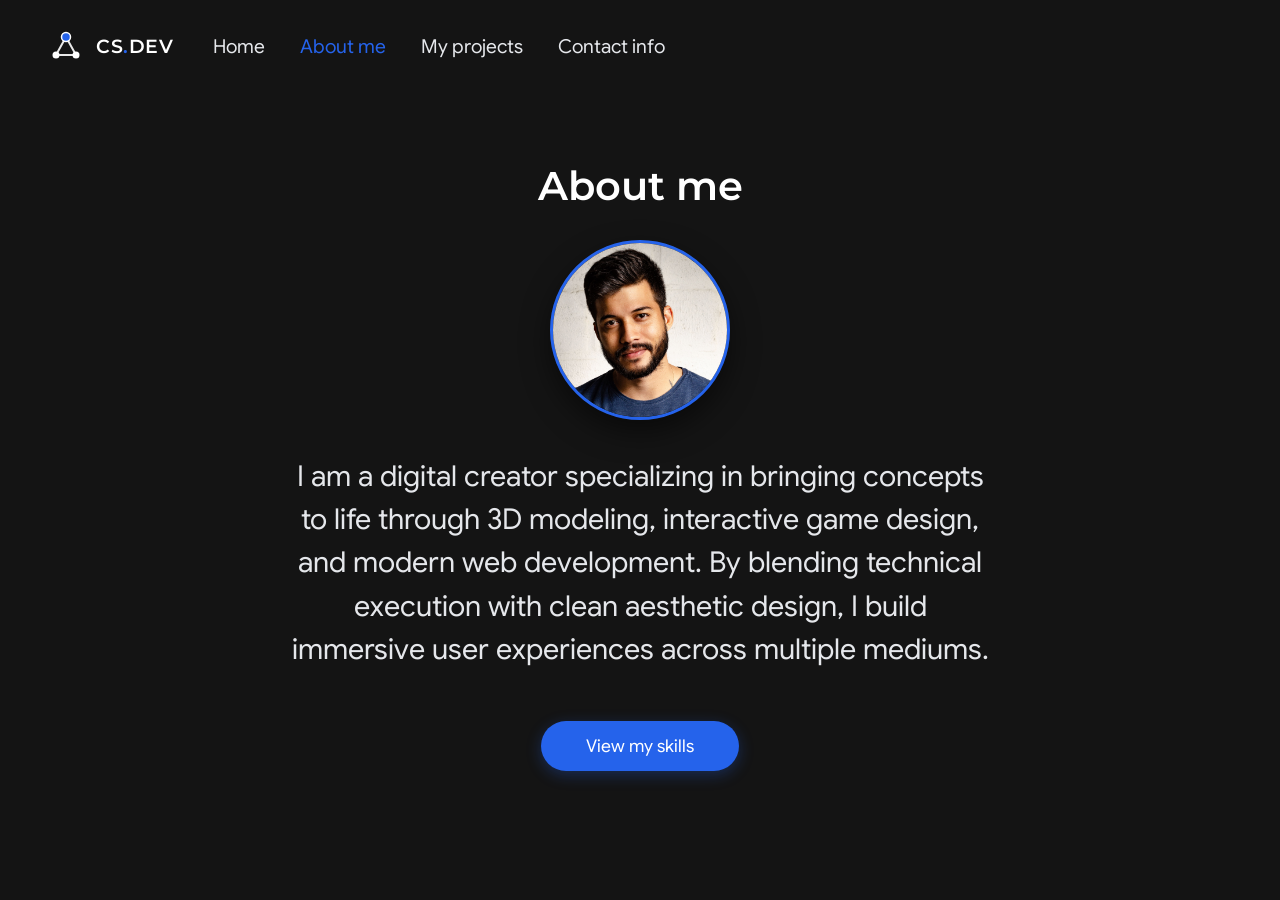
<file: about.html>
<!DOCTYPE html>
<html lang="en">
<head>
    <meta charset="UTF-8">
    <meta name="viewport" content="width=device-width, initial-scale=1.0">
    <title>About Me - My Digital Portfolio</title>
    <link rel="stylesheet" href="css/style.css">
</head>
<body>

    <header>
        <div class="logo-box" style="background: transparent; padding: 0; margin-right: 40px;">
            <a href="index.html" style="display: flex; align-items: center; gap: 14px; text-decoration: none;">
                
                <svg width="32" height="32" viewBox="0 0 32 32" fill="none" xmlns="http://www.w3.org/2000/svg" style="display: block;">
                    <line x1="16" y1="7" x2="6" y2="25" stroke="rgba(255, 255, 255, 0.9)" stroke-width="2" stroke-linecap="round"/>
                    <line x1="6" y1="25" x2="26" y2="25" stroke="rgba(255, 255, 255, 0.9)" stroke-width="2" stroke-linecap="round"/>
                    <line x1="26" y1="25" x2="16" y2="7" stroke="rgba(255, 255, 255, 0.9)" stroke-width="2" stroke-linecap="round"/>
                    
                    <circle cx="16" cy="7" r="4.5" fill="#2563eb" stroke="#ffffff" stroke-width="1.5"/>
                    <circle cx="6" cy="25" r="3.5" fill="#ffffff"/>
                    <circle cx="26" cy="25" r="3.5" fill="#ffffff"/>
                </svg>
                
                <span style="font-family: 'Montserrat', sans-serif; font-weight: 600; font-size: 1.2rem; color: #ffffff; letter-spacing: 0.5px;">
                    CS<span style="color: #2563eb;">.</span>DEV
                </span>
                
            </a>
        </div>
        
        <nav>
            <ul>
                <li><a href="index.html" class="nav-item">Home</a></li>
                <li><a href="about.html" class="nav-item active">About me</a></li>
                <li><a href="projects.html" class="nav-item">My projects</a></li>
                <li><a href="contact.html" class="nav-item">Contact info</a></li>
            </ul>
        </nav>
    </header>

    <main>
        <div class="about-section">
            
            <h1 class="page-title">About me</h1>

            <img src="images/profile_photo.jpg" alt="Profile Photo" class="profile-photo">
            
            <p class="bio-text">
                I am a digital creator specializing in bringing concepts to life through 3D modeling, interactive game design, and modern web development. By blending technical execution with clean aesthetic design, I build immersive user experiences across multiple mediums.
            </p>
            
            <div class="button-container">
                <a href="skills.html" class="cta-button">View my skills</a>
            </div>
            
        </div>
    </main>

</body>
</html>
</file>
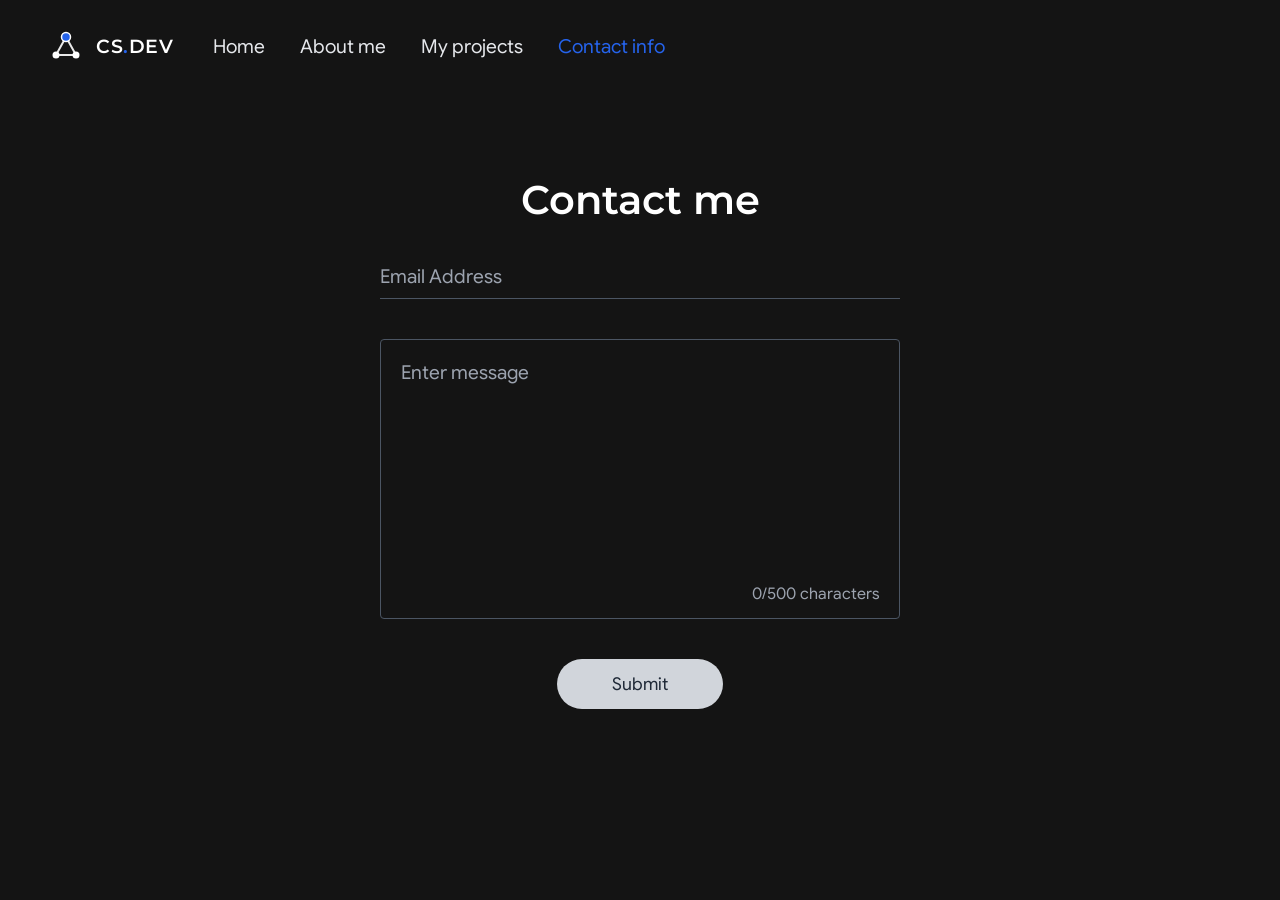
<file: contact.html>
<!DOCTYPE html>
<html lang="en">
<head>
    <meta charset="UTF-8">
    <meta name="viewport" content="width=device-width, initial-scale=1.0">
    <title>Contact Info - My Digital Portfolio</title>
    <link rel="stylesheet" href="css/style.css">
</head>
<body>
    
    <header>
        <div class="logo-box" style="background: transparent; padding: 0; margin-right: 40px;">
            <a href="index.html" style="display: flex; align-items: center; gap: 14px; text-decoration: none;">
                
                <svg width="32" height="32" viewBox="0 0 32 32" fill="none" xmlns="http://www.w3.org/2000/svg" style="display: block;">
                    <line x1="16" y1="7" x2="6" y2="25" stroke="rgba(255, 255, 255, 0.9)" stroke-width="2" stroke-linecap="round"/>
                    <line x1="6" y1="25" x2="26" y2="25" stroke="rgba(255, 255, 255, 0.9)" stroke-width="2" stroke-linecap="round"/>
                    <line x1="26" y1="25" x2="16" y2="7" stroke="rgba(255, 255, 255, 0.9)" stroke-width="2" stroke-linecap="round"/>
                    
                    <circle cx="16" cy="7" r="4.5" fill="#2563eb" stroke="#ffffff" stroke-width="1.5"/>
                    <circle cx="6" cy="25" r="3.5" fill="#ffffff"/>
                    <circle cx="26" cy="25" r="3.5" fill="#ffffff"/>
                </svg>
                
                <span style="font-family: 'Montserrat', sans-serif; font-weight: 600; font-size: 1.2rem; color: #ffffff; letter-spacing: 0.5px;">
                    CS<span style="color: #2563eb;">.</span>DEV
                </span>
                
            </a>
        </div>
        <nav>
            <ul>
                <li><a href="index.html" class="nav-item">Home</a></li>
                <li><a href="about.html" class="nav-item">About me</a></li>
                <li><a href="projects.html" class="nav-item">My projects</a></li>
                <li><a href="contact.html" class="nav-item active">Contact info</a></li>
            </ul>
        </nav>
    </header>

    <main>
        <div class="contact-section">
            
            <h1 class="page-title">Contact me</h1>
            
            <form id="contact-form" class="contact-form">
                <div class="input-line-container">
                    <input type="email" class="form-input-line" placeholder="Email Address" required>
                </div>
                
                <div class="textarea-container">
                    <textarea id="message-box" class="form-textarea" placeholder="Enter message" maxlength="500" required></textarea>
                    <span id="counter" class="char-count">0/500 characters</span>
                </div>
                
                <div class="form-button-container">
                    <button type="submit" class="submit-button">Submit</button>
                </div>

                <div id="success-message" class="success-message">Message submitted</div>
            </form>
            
        </div>
    </main>

    <script>
        const messageBox = document.getElementById('message-box');
        const counter = document.getElementById('counter');
        const contactForm = document.getElementById('contact-form');
        const successMessage = document.getElementById('success-message');

        messageBox.addEventListener('input', () => {
            const charCount = messageBox.value.length;
            counter.textContent = `${charCount}/500 characters`;
        });

        contactForm.addEventListener('submit', (e) => {
            e.preventDefault();
            
            successMessage.classList.add('show');
            
            setTimeout(() => {
                contactForm.reset();
                counter.textContent = '0/500 characters';
            }, 200);
        });
    </script>

</body>
</html>
</file>
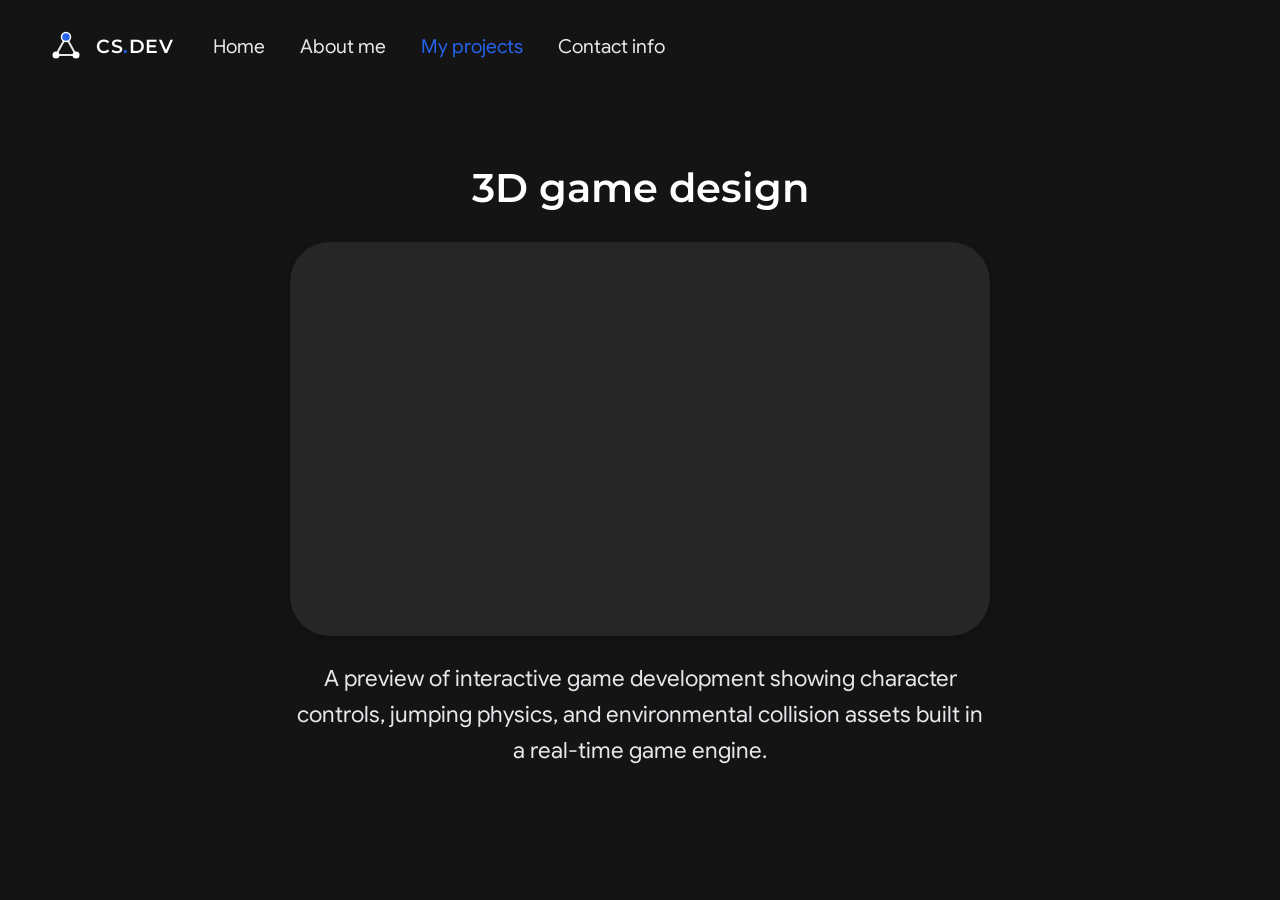
<file: game_design.html>
<!DOCTYPE html>
<html lang="en">
<head>
    <meta charset="UTF-8">
    <meta name="viewport" content="width=device-width, initial-scale=1.0">
    <title>3D Game Design - My Digital Portfolio</title>
    <link rel="stylesheet" href="css/style.css">
</head>
<body>
    
    <header>
        <div class="logo-box" style="background: transparent; padding: 0; margin-right: 40px;">
            <a href="index.html" style="display: flex; align-items: center; gap: 14px; text-decoration: none;">
                
                <svg width="32" height="32" viewBox="0 0 32 32" fill="none" xmlns="http://www.w3.org/2000/svg" style="display: block;">
                    <line x1="16" y1="7" x2="6" y2="25" stroke="rgba(255, 255, 255, 0.9)" stroke-width="2" stroke-linecap="round"/>
                    <line x1="6" y1="25" x2="26" y2="25" stroke="rgba(255, 255, 255, 0.9)" stroke-width="2" stroke-linecap="round"/>
                    <line x1="26" y1="25" x2="16" y2="7" stroke="rgba(255, 255, 255, 0.9)" stroke-width="2" stroke-linecap="round"/>
                    
                    <circle cx="16" cy="7" r="4.5" fill="#2563eb" stroke="#ffffff" stroke-width="1.5"/>
                    <circle cx="6" cy="25" r="3.5" fill="#ffffff"/>
                    <circle cx="26" cy="25" r="3.5" fill="#ffffff"/>
                </svg>
                
                <span style="font-family: 'Montserrat', sans-serif; font-weight: 600; font-size: 1.2rem; color: #ffffff; letter-spacing: 0.5px;">
                    CS<span style="color: #2563eb;">.</span>DEV
                </span>
                
            </a>
        </div>
        
        <nav>
            <ul>
                <li><a href="index.html" class="nav-item">Home</a></li>
                <li><a href="about.html" class="nav-item">About me</a></li>
                <li><a href="projects.html" class="nav-item active">My projects</a></li>
                <li><a href="contact.html" class="nav-item">Contact info</a></li>
            </ul>
        </nav>
    </header>

    <main>
        <div class="about-section">
            <h1 class="page-title">3D game design</h1>
            
            <div class="project-display" style="max-width: 900px; width: 100%; aspect-ratio: 16 / 9;">
                <video src="videos/gameplay_preview.mp4" autoplay muted playsinline loop style="width: 100%; height: 100%; object-fit: cover; display: block;"></video>
            </div>
            
            <p class="intro-paragraph">
                A preview of interactive game development showing character controls, jumping physics, and environmental collision assets built in a real-time game engine.
            </p>
        </div>
    </main>

</body>
</html>
</file>
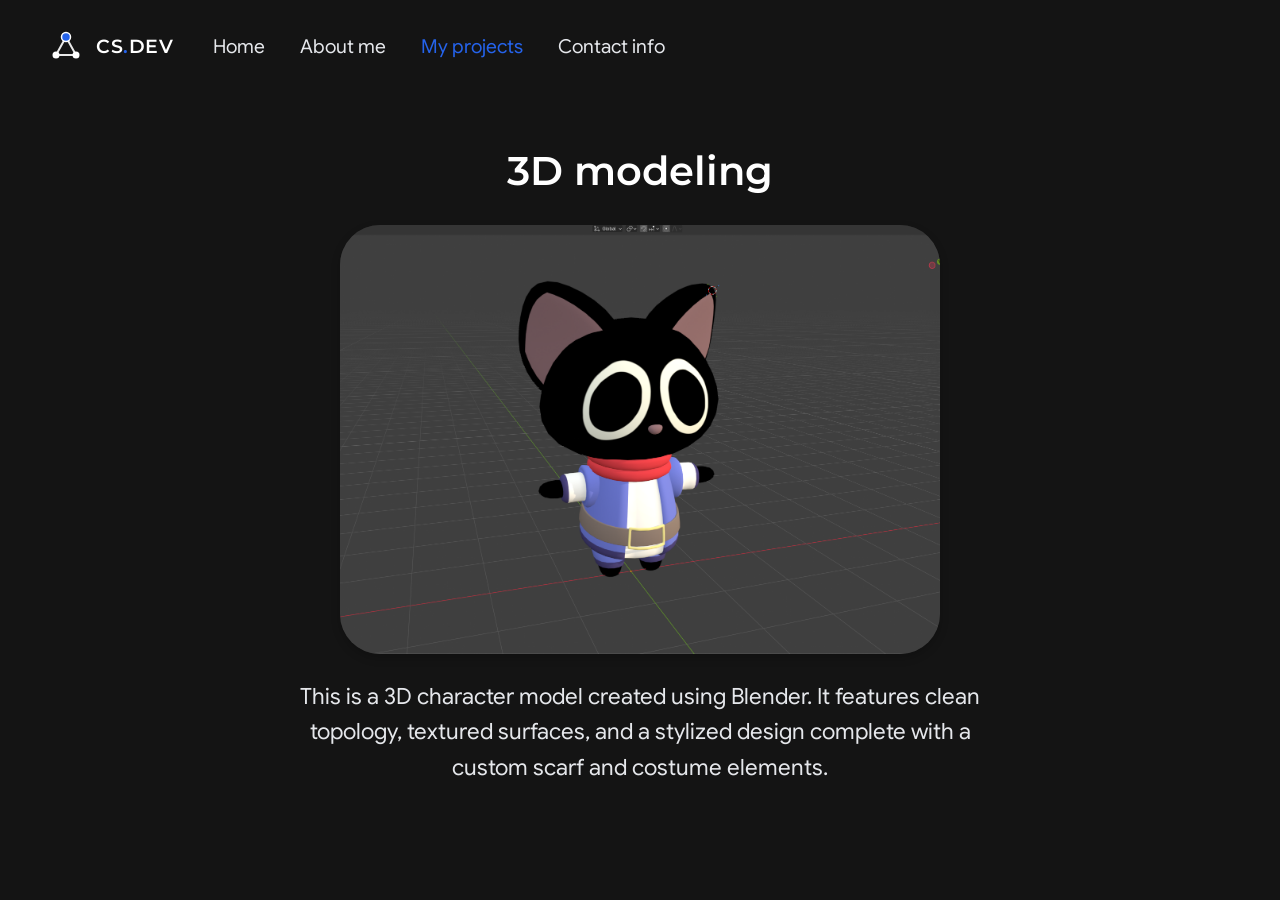
<file: modeling.html>
<!DOCTYPE html>
<html lang="en">
<head>
    <meta charset="UTF-8">
    <meta name="viewport" content="width=device-width, initial-scale=1.0">
    <title>3D Modeling - My Digital Portfolio</title>
    <link rel="stylesheet" href="css/style.css">
</head>
<body>
    
    <header>
        <div class="logo-box" style="background: transparent; padding: 0; margin-right: 40px;">
            <a href="index.html" style="display: flex; align-items: center; gap: 14px; text-decoration: none;">
                
                <svg width="32" height="32" viewBox="0 0 32 32" fill="none" xmlns="http://www.w3.org/2000/svg" style="display: block;">
                    <line x1="16" y1="7" x2="6" y2="25" stroke="rgba(255, 255, 255, 0.9)" stroke-width="2" stroke-linecap="round"/>
                    <line x1="6" y1="25" x2="26" y2="25" stroke="rgba(255, 255, 255, 0.9)" stroke-width="2" stroke-linecap="round"/>
                    <line x1="26" y1="25" x2="16" y2="7" stroke="rgba(255, 255, 255, 0.9)" stroke-width="2" stroke-linecap="round"/>
                    
                    <circle cx="16" cy="7" r="4.5" fill="#2563eb" stroke="#ffffff" stroke-width="1.5"/>
                    <circle cx="6" cy="25" r="3.5" fill="#ffffff"/>
                    <circle cx="26" cy="25" r="3.5" fill="#ffffff"/>
                </svg>
                
                <span style="font-family: 'Montserrat', sans-serif; font-weight: 600; font-size: 1.2rem; color: #ffffff; letter-spacing: 0.5px;">
                    CS<span style="color: #2563eb;">.</span>DEV
                </span>
                
            </a>
        </div>
        
        <nav>
            <ul>
                <li><a href="index.html" class="nav-item">Home</a></li>
                <li><a href="about.html" class="nav-item">About me</a></li>
                <li><a href="projects.html" class="nav-item active">My projects</a></li>
                <li><a href="contact.html" class="nav-item">Contact info</a></li>
            </ul>
        </nav>
    </header>

    <main>
        <div class="about-section">
            <h1 class="page-title">3D modeling</h1>
            
            <div class="project-display" style="max-width: 600px;">
                <img src="images/modeling.png" alt="3D Character Blender Render">
            </div>
            
            <p class="intro-paragraph">
                This is a 3D character model created using Blender. It features clean topology, textured surfaces, and a stylized design complete with a custom scarf and costume elements.
            </p>
        </div>
    </main>

</body>
</html>
</file>
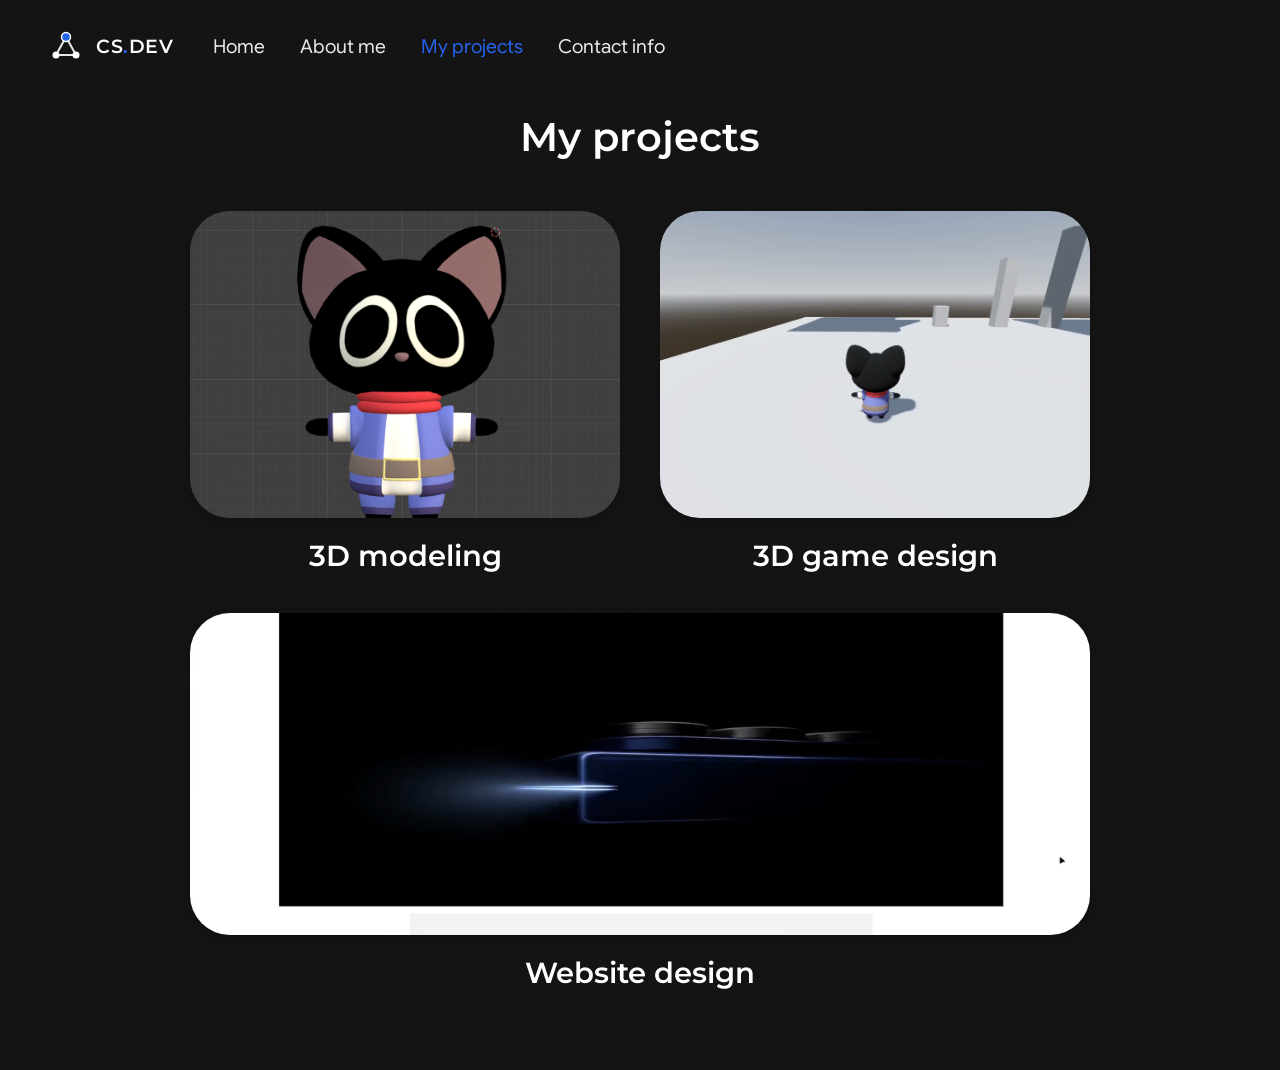
<file: projects.html>
<!DOCTYPE html>
<html lang="en">
<head>
    <meta charset="UTF-8">
    <meta name="viewport" content="width=device-width, initial-scale=1.0">
    <title>My Projects - My Digital Portfolio</title>
    <link rel="stylesheet" href="css/style.css">
</head>
<body>
    
    <header>
        <div class="logo-box" style="background: transparent; padding: 0; margin-right: 40px;">
            <a href="index.html" style="display: flex; align-items: center; gap: 14px; text-decoration: none;">
                
                <svg width="32" height="32" viewBox="0 0 32 32" fill="none" xmlns="http://www.w3.org/2000/svg" style="display: block;">
                    <line x1="16" y1="7" x2="6" y2="25" stroke="rgba(255, 255, 255, 0.9)" stroke-width="2" stroke-linecap="round"/>
                    <line x1="6" y1="25" x2="26" y2="25" stroke="rgba(255, 255, 255, 0.9)" stroke-width="2" stroke-linecap="round"/>
                    <line x1="26" y1="25" x2="16" y2="7" stroke="rgba(255, 255, 255, 0.9)" stroke-width="2" stroke-linecap="round"/>
                    
                    <circle cx="16" cy="7" r="4.5" fill="#2563eb" stroke="#ffffff" stroke-width="1.5"/>
                    <circle cx="6" cy="25" r="3.5" fill="#ffffff"/>
                    <circle cx="26" cy="25" r="3.5" fill="#ffffff"/>
                </svg>
                
                <span style="font-family: 'Montserrat', sans-serif; font-weight: 600; font-size: 1.2rem; color: #ffffff; letter-spacing: 0.5px;">
                    CS<span style="color: #2563eb;">.</span>DEV
                </span>
                
            </a>
        </div>
        
        <nav>
            <ul>
                <li><a href="index.html" class="nav-item">Home</a></li>
                <li><a href="about.html" class="nav-item">About me</a></li>
                <li><a href="projects.html" class="nav-item active">My projects</a></li>
                <li><a href="contact.html" class="nav-item">Contact info</a></li>
            </ul>
        </nav>
    </header>

    <main>
        <div class="projects-section">
            
            <h1 class="page-title">My projects</h1>
            
            <div class="projects-grid">
                <a href="modeling.html" class="project-card">
                    <div class="project-display">
                        <img src="images/modeling_preview.png" alt="3D Modeling Project">
                    </div>
                    <p class="project-label">3D modeling</p>
                </a>
                
                <a href="game_design.html" class="project-card">
                    <div class="project-display">
                        <img src="images/game_design_preview.png" alt="Game Design Project">
                    </div>
                    <p class="project-label">3D game design</p>
                </a>
                
                <a href="website_design.html" class="project-card wide">
                    <div class="project-display">
                        <img src="images/website_preview.png" alt="Website Design Project">
                    </div>
                    <p class="project-label">Website design</p>
                </a>
            </div>
            
        </div>
    </main>

</body>
</html>
</file>
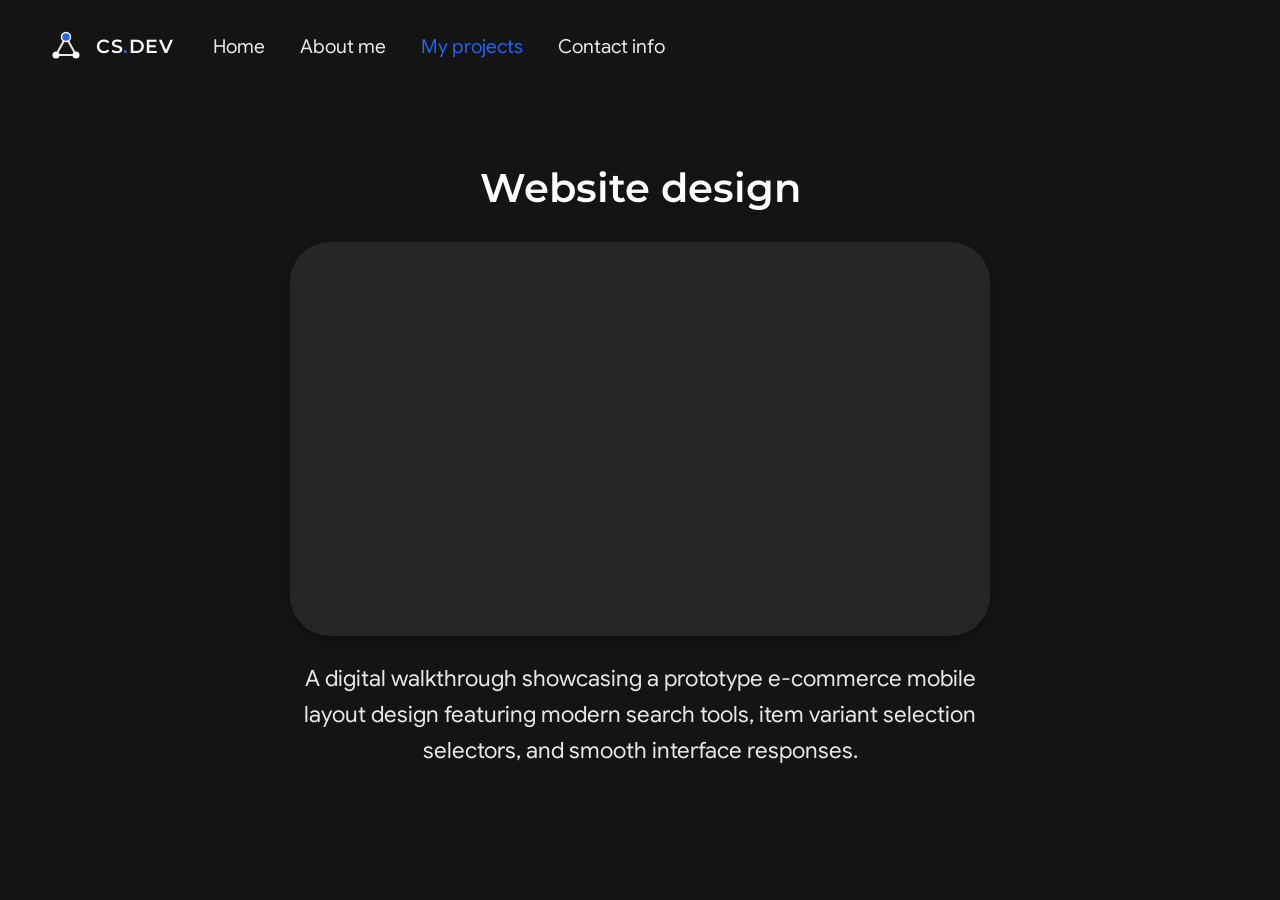
<file: website_design.html>
<!DOCTYPE html>
<html lang="en">
<head>
    <meta charset="UTF-8">
    <meta name="viewport" content="width=device-width, initial-scale=1.0">
    <title>Website Design - My Digital Portfolio</title>
    <link rel="stylesheet" href="css/style.css">
</head>
<body>
    
    <header>
        <div class="logo-box" style="background: transparent; padding: 0; margin-right: 40px;">
            <a href="index.html" style="display: flex; align-items: center; gap: 14px; text-decoration: none;">
                
                <svg width="32" height="32" viewBox="0 0 32 32" fill="none" xmlns="http://www.w3.org/2000/svg" style="display: block;">
                    <line x1="16" y1="7" x2="6" y2="25" stroke="rgba(255, 255, 255, 0.9)" stroke-width="2" stroke-linecap="round"/>
                    <line x1="6" y1="25" x2="26" y2="25" stroke="rgba(255, 255, 255, 0.9)" stroke-width="2" stroke-linecap="round"/>
                    <line x1="26" y1="25" x2="16" y2="7" stroke="rgba(255, 255, 255, 0.9)" stroke-width="2" stroke-linecap="round"/>
                    
                    <circle cx="16" cy="7" r="4.5" fill="#2563eb" stroke="#ffffff" stroke-width="1.5"/>
                    <circle cx="6" cy="25" r="3.5" fill="#ffffff"/>
                    <circle cx="26" cy="25" r="3.5" fill="#ffffff"/>
                </svg>
                
                <span style="font-family: 'Montserrat', sans-serif; font-weight: 600; font-size: 1.2rem; color: #ffffff; letter-spacing: 0.5px;">
                    CS<span style="color: #2563eb;">.</span>DEV
                </span>
                
            </a>
        </div>
        
        <nav>
            <ul>
                <li><a href="index.html" class="nav-item">Home</a></li>
                <li><a href="about.html" class="nav-item">About me</a></li>
                <li><a href="projects.html" class="nav-item active">My projects</a></li>
                <li><a href="contact.html" class="nav-item">Contact info</a></li>
            </ul>
        </nav>
    </header>

    <main>
        <div class="about-section">
            <h1 class="page-title">Website design</h1>
            
            <div class="project-display" style="max-width: 900px; width: 100%; aspect-ratio: 16 / 9;">
                <video src="videos/site_preview.mp4" autoplay muted playsinline loop style="width: 100%; height: 100%; object-fit: cover; display: block;"></video>
            </div>
            
            <p class="intro-paragraph">
                A digital walkthrough showcasing a prototype e-commerce mobile layout design featuring modern search tools, item variant selection selectors, and smooth interface responses.
            </p>
        </div>
    </main>

</body>
</html>
</file>
<file: css/style.css>
/* Custom Font Declarations (@font-face) */
@font-face {
    font-family: 'Google Sans';
    src: url('../fonts/GoogleSans-Regular.ttf') format('truetype');
    font-weight: 400;
    font-style: normal;
}

@font-face {
    font-family: 'Montserrat';
    src: url('../fonts/Montserrat-SemiBold.ttf') format('truetype');
    font-weight: 600;
    font-style: normal;
}

/* Core Page Reset & Base Settings */
* {
    box-sizing: border-box;
    margin: 0;
    padding: 0;
}

body {
    background-color: #141414;
    color: #ffffff;
    font-family: 'Google Sans', -apple-system, BlinkMacSystemFont, sans-serif;
    min-height: 100vh;
    display: flex;
    flex-direction: column;
}

/* Header & Menu Alignment */
header {
    display: flex;
    align-items: center;
    padding: 30px 50px;
}

.logo-box {
    background-color: #f3f4f6;
    color: #1a1a1a;
    padding: 12px 24px;
    border-radius: 8px;
    font-family: 'Montserrat', sans-serif;
    font-weight: 600;
    font-size: 0.9rem;
    margin-right: 40px;
}

nav ul {
    display: flex;
    list-style: none;
    gap: 35px;
}

.nav-item {
    color: #e5e7eb;
    text-decoration: none;
    font-size: 1.2rem;
    font-weight: 400;
    transition: color 0.2s ease;
}

.nav-item:hover {
    color: #ffffff;
}

.nav-item.active {
    color: #2563eb;
    font-weight: 500;
}

/* Center Content Alignment Grid & Shared Typographic Settings */
main {
    flex: 1;
    display: flex;
    justify-content: center;
    align-items: center;
    padding: 20px 50px 80px 50px;
}

.page-title {
    font-family: 'Montserrat', sans-serif;
    font-size: 2.5rem;
    font-weight: 600;
    margin-bottom: 30px;
    text-align: center;
    color: #ffffff;
}

/* Home Page Specific Layout (index.html) */
.hero-section {
    display: flex;
    flex-direction: column;
    align-items: center;
    max-width: 950px;
    width: 100%;
}

.intro-headline {
    font-family: 'Montserrat', sans-serif;
    font-size: 2.2rem;
    font-weight: 600;
    line-height: 1.3;
    text-align: center;
    color: #ffffff;
    margin-bottom: 20px;
}

.intro-paragraph {
    font-size: 1.4rem;
    font-weight: 400;
    line-height: 1.6;
    text-align: center;
    color: #e5e7eb;
    max-width: 700px;
    margin-top: 5px;
}

.hero-video-container {
    width: 100%;
    margin-top: 25px;
    margin-bottom: 40px;
    background-color: #262626;
    border-radius: 24px;
    overflow: hidden;
    box-shadow: 0 10px 30px rgba(0, 0, 0, 0.4);
    display: flex;
    justify-content: center;
    align-items: center;
    pointer-events: none;
    user-select: none;
}

.hero-video {
    width: 100%;
    height: auto;
    display: block;
    object-fit: cover;
    pointer-events: none;
}

/* Section Layouts (about.html & skills.html) */
.about-section,
.skills-section {
    display: flex;
    flex-direction: column;
    align-items: center;
    max-width: 700px;
    width: 100%;
}

.profile-photo {
    width: 180px;
    height: 180px;
    border-radius: 50%;
    object-fit: cover;
    margin-bottom: 35px;
    border: 3px solid #2563eb;
    box-shadow: 0 12px 28px rgba(0, 0, 0, 0.5);
}

.bio-text {
    font-size: 1.8rem;
    font-weight: 400;
    line-height: 1.5;
    text-align: center;
    color: #e5e7eb;
    margin-bottom: 50px;
}

.button-container {
    width: 100%;
    display: flex;
    justify-content: center;
}

.cta-button {
    background-color: #2563eb;
    color: #ffffff;
    text-decoration: none;
    font-size: 1.1rem;
    font-weight: 500;
    padding: 14px 45px;
    border-radius: 50px;
    transition: background-color 0.2s ease, transform 0.1s ease;
    box-shadow: 0 4px 15px rgba(37, 99, 235, 0.3);
}

.cta-button:hover {
    background-color: #1d4ed8;
}

/* Projects Page Specific Layout (projects.html) */
.projects-section {
    display: flex;
    flex-direction: column;
    align-items: center;
    width: 100%;
    max-width: 900px;
}

.projects-grid {
    display: grid;
    grid-template-columns: repeat(2, 1fr);
    gap: 40px;
    width: 100%;
    margin-top: 20px;
}

.project-card {
    display: flex;
    flex-direction: column;
    align-items: center;
    width: 100%;
    text-decoration: none;
}

.project-card.wide {
    grid-column: span 2;
}

.project-display {
    width: 100%;
    aspect-ratio: 1.4 / 1;
    background-color: #262626;
    border-radius: 40px;
    overflow: hidden;
    margin-bottom: 20px;
    transition: transform 0.3s ease, box-shadow 0.3s ease;
    box-shadow: 0 4px 10px rgba(0, 0, 0, 0.2);
}

.project-card.wide .project-display {
    aspect-ratio: 2.8 / 1;
}

.project-display img {
    width: 100%;
    height: 100%;
    object-fit: cover;
}

.project-label {
    font-family: 'Montserrat', sans-serif;
    font-size: 1.8rem;
    font-weight: 600;
    color: #ffffff;
    text-align: center;
}

.project-card:hover .project-display {
    transform: translateY(-12px);
    box-shadow: 0 20px 35px rgba(0, 0, 0, 0.6);
}

/* Contact Page Specific Layout (contact.html) */
.contact-section {
    display: flex;
    flex-direction: column;
    align-items: center;
    width: 100%;
    max-width: 520px;
}

.contact-form {
    width: 100%;
    display: flex;
    flex-direction: column;
}

.input-line-container {
    width: 100%;
    margin-bottom: 40px;
}

.form-input-line {
    width: 100%;
    background: transparent;
    border: none;
    border-bottom: 1px solid #4b5563;
    color: #ffffff;
    font-size: 1.2rem;
    padding: 10px 0;
    outline: none;
    font-family: inherit;
}

.form-input-line::placeholder {
    color: #9ca3af;
}

.textarea-container {
    width: 100%;
    position: relative;
    margin-bottom: 35px;
}

.form-textarea {
    width: 100%;
    height: 280px;
    background: transparent;
    border: 1px solid #4b5563;
    border-radius: 4px;
    color: #ffffff;
    font-size: 1.2rem;
    padding: 20px;
    padding-bottom: 45px;
    outline: none;
    resize: none;
    font-family: inherit;
}

.form-textarea::placeholder {
    color: #9ca3af;
}

.char-count {
    position: absolute;
    bottom: 20px;
    right: 20px;
    color: #9ca3af;
    font-size: 1rem;
}

.form-button-container {
    width: 100%;
    display: flex;
    justify-content: center;
}

.submit-button {
    background-color: #d1d5db;
    color: #1f2937;
    border: none;
    font-size: 1.1rem;
    font-weight: 500;
    padding: 14px 55px;
    border-radius: 50px;
    cursor: pointer;
    transition: background-color 0.2s ease, color 0.2s ease;
    font-family: inherit;
}

.contact-form:valid .submit-button {
    background-color: #2563eb;
    color: #ffffff;
    box-shadow: 0 4px 15px rgba(37, 99, 235, 0.3);
}

.success-message {
    margin-top: 25px;
    color: #22c55e;
    font-size: 1.2rem;
    font-weight: 500;
    text-align: center;
    opacity: 0;
    transform: translateY(10px);
    transition: opacity 0.5s ease, transform 0.5s ease;
    visibility: hidden;
}

.success-message.show {
    opacity: 1;
    transform: translateY(0);
    visibility: visible;
}
</file>
